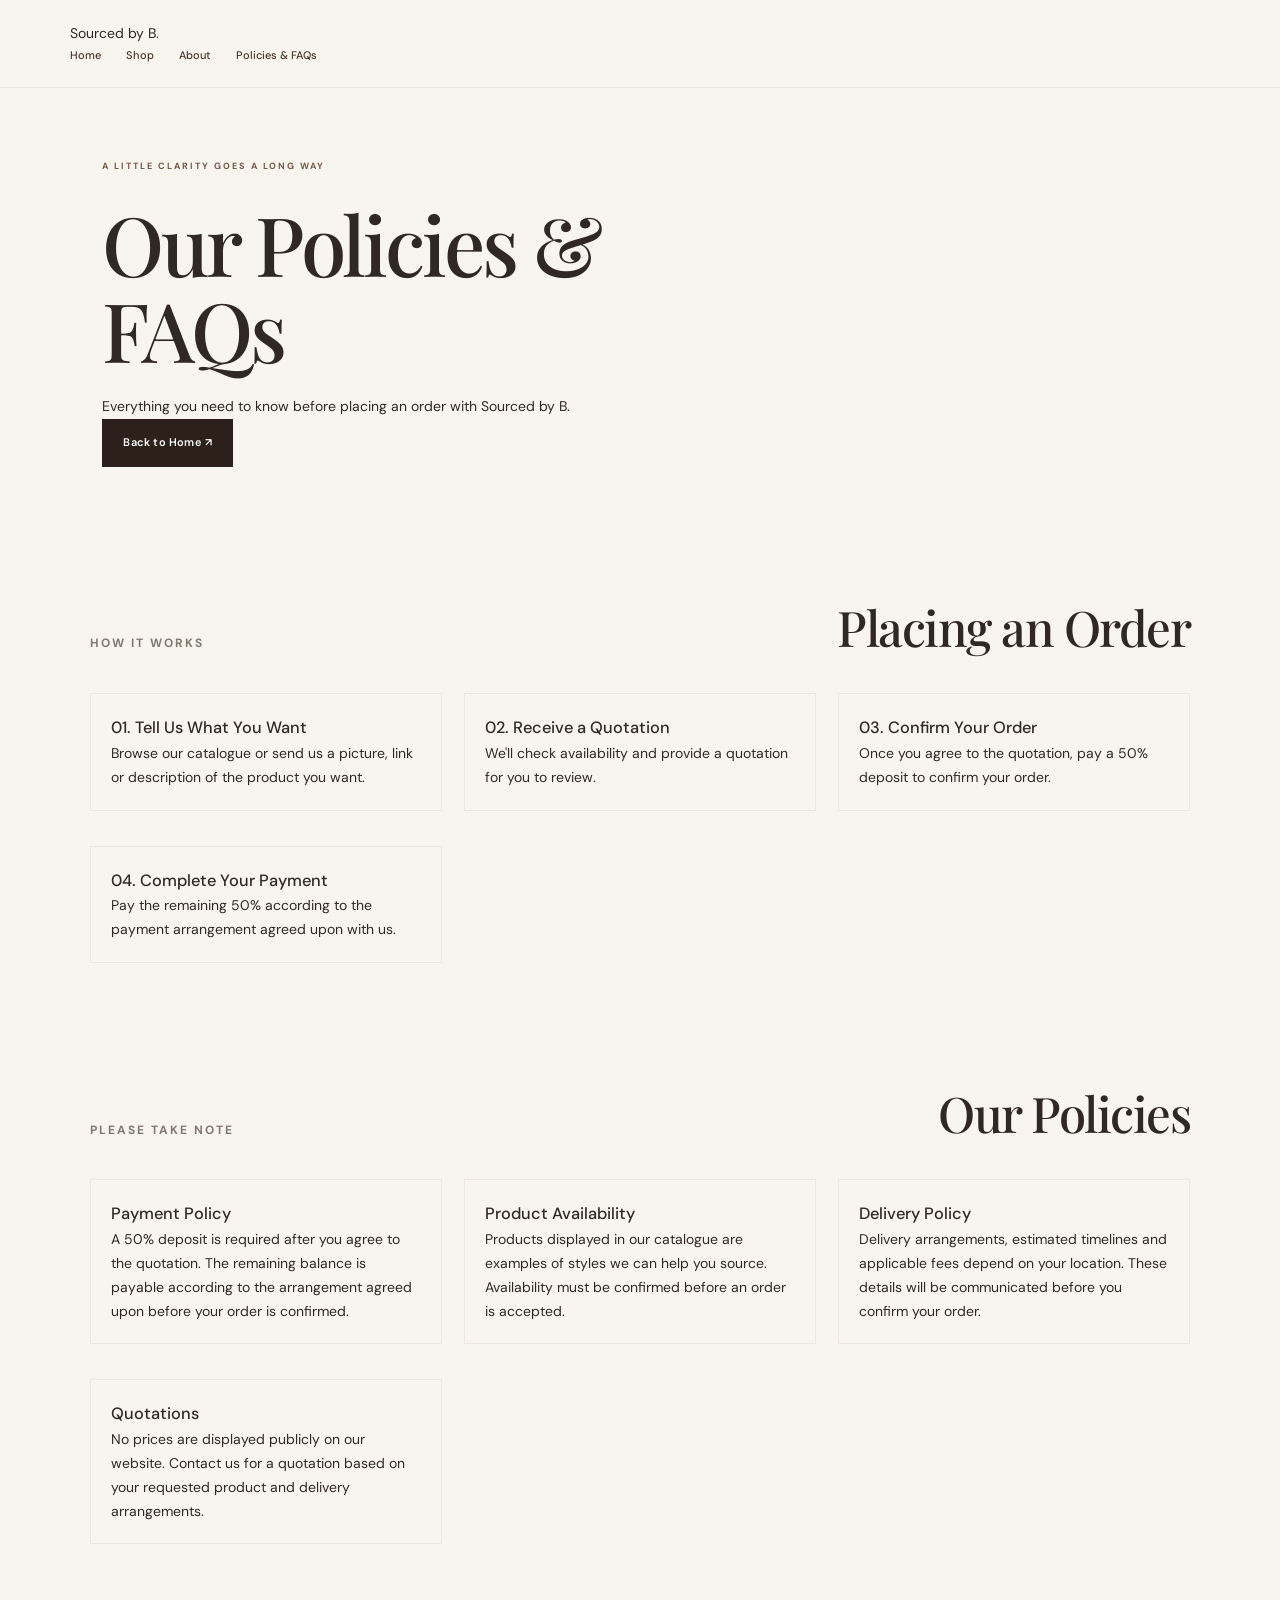
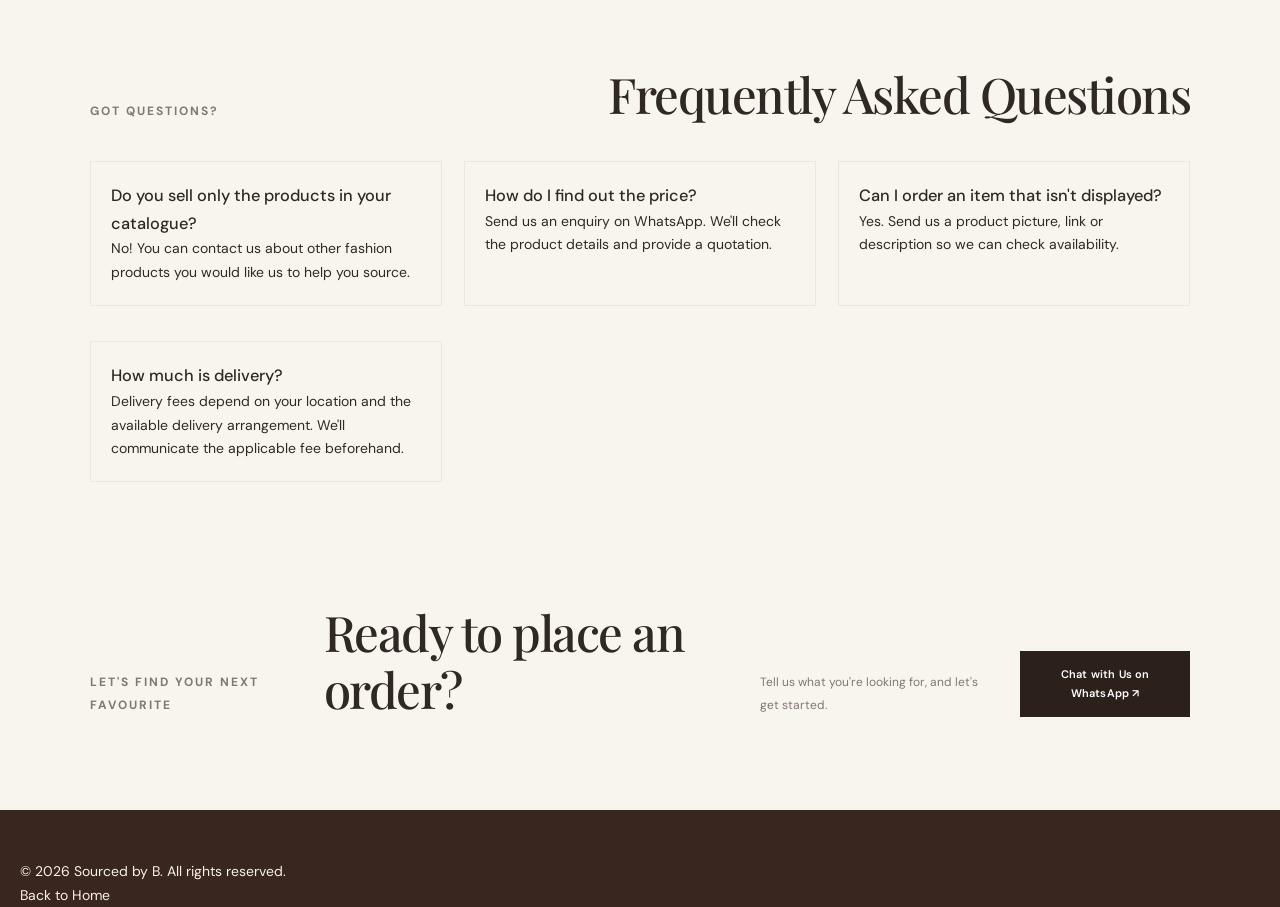
<file: policies.html>
<!DOCTYPE html>
<html lang="en">
<head>
    <meta charset="UTF-8">
    <meta name="viewport" content="width=device-width, initial-scale=1.0">

    <title>Policies & FAQs | Sourced by B</title>

    <link rel="stylesheet" href="style.css">

    <link href="https://fonts.googleapis.com/css2?family=DM+Sans:wght@400;500;600;700&family=Playfair+Display:wght@400;500;600;700&display=swap" rel="stylesheet">
</head>

<body>

    <header class="site-header">
        <div class="container header-inner">
            <a href="index.html" class="logo">Sourced <span>by B.</span></a>

            <nav class="main-nav">
                <a href="index.html">Home</a>
                <a href="index.html#shop">Shop</a>
                <a href="index.html#about">About</a>
                <a href="#policies">Policies & FAQs</a>
            </nav>
        </div>
    </header>

    <main id="policies">

        <section class="hero">
            <div class="container">
                <p class="eyebrow">A LITTLE CLARITY GOES A LONG WAY</p>

                <h1>Our Policies & <span>FAQs</span></h1>

                <p>
                    Everything you need to know before placing an order
                    with Sourced by B.
                </p>

                <a href="index.html" class="button button-dark">
                    Back to Home ↗
                </a>
            </div>
        </section>

        <section class="section">
            <div class="container">

                <div class="section-heading">
                    <p class="eyebrow">HOW IT WORKS</p>
                    <h2>Placing an Order</h2>
                </div>

                <div class="product-grid">

                    <article class="product-card">
                        <div class="product-details">
                            <h3>01. Tell Us What You Want</h3>
                            <p>
                                Browse our catalogue or send us a picture,
                                link or description of the product you want.
                            </p>
                        </div>
                    </article>

                    <article class="product-card">
                        <div class="product-details">
                            <h3>02. Receive a Quotation</h3>
                            <p>
                                We'll check availability and provide a
                                quotation for you to review.
                            </p>
                        </div>
                    </article>

                    <article class="product-card">
                        <div class="product-details">
                            <h3>03. Confirm Your Order</h3>
                            <p>
                                Once you agree to the quotation, pay a
                                50% deposit to confirm your order.
                            </p>
                        </div>
                    </article>

                    <article class="product-card">
                        <div class="product-details">
                            <h3>04. Complete Your Payment</h3>
                            <p>
                                Pay the remaining 50% according to the
                                payment arrangement agreed upon with us.
                            </p>
                        </div>
                    </article>

                </div>

            </div>
        </section>

        <section class="section">
            <div class="container">

                <div class="section-heading">
                    <p class="eyebrow">PLEASE TAKE NOTE</p>
                    <h2>Our Policies</h2>
                </div>

                <div class="product-grid">

                    <article class="product-card">
                        <div class="product-details">
                            <h3>Payment Policy</h3>
                            <p>
                                A 50% deposit is required after you agree
                                to the quotation. The remaining balance
                                is payable according to the arrangement
                                agreed upon before your order is confirmed.
                            </p>
                        </div>
                    </article>

                    <article class="product-card">
                        <div class="product-details">
                            <h3>Product Availability</h3>
                            <p>
                                Products displayed in our catalogue are
                                examples of styles we can help you source.
                                Availability must be confirmed before
                                an order is accepted.
                            </p>
                        </div>
                    </article>

                    <article class="product-card">
                        <div class="product-details">
                            <h3>Delivery Policy</h3>
                            <p>
                                Delivery arrangements, estimated timelines
                                and applicable fees depend on your location.
                                These details will be communicated before
                                you confirm your order.
                            </p>
                        </div>
                    </article>

                    <article class="product-card">
                        <div class="product-details">
                            <h3>Quotations</h3>
                            <p>
                                No prices are displayed publicly on our
                                website. Contact us for a quotation based
                                on your requested product and delivery
                                arrangements.
                            </p>
                        </div>
                    </article>

                </div>

            </div>
        </section>

        <section class="section">
            <div class="container">

                <div class="section-heading">
                    <p class="eyebrow">GOT QUESTIONS?</p>
                    <h2>Frequently Asked Questions</h2>
                </div>

                <div class="product-grid">

                    <article class="product-card">
                        <div class="product-details">
                            <h3>Do you sell only the products in your catalogue?</h3>
                            <p>
                                No! You can contact us about other fashion
                                products you would like us to help you source.
                            </p>
                        </div>
                    </article>

                    <article class="product-card">
                        <div class="product-details">
                            <h3>How do I find out the price?</h3>
                            <p>
                                Send us an enquiry on WhatsApp. We'll check
                                the product details and provide a quotation.
                            </p>
                        </div>
                    </article>

                    <article class="product-card">
                        <div class="product-details">
                            <h3>Can I order an item that isn't displayed?</h3>
                            <p>
                                Yes. Send us a product picture, link or
                                description so we can check availability.
                            </p>
                        </div>
                    </article>

                    <article class="product-card">
                        <div class="product-details">
                            <h3>How much is delivery?</h3>
                            <p>
                                Delivery fees depend on your location and
                                the available delivery arrangement. We'll
                                communicate the applicable fee beforehand.
                            </p>
                        </div>
                    </article>

                </div>

            </div>
        </section>

        <section class="section">
            <div class="container">
                <div class="section-heading">
                    <p class="eyebrow">LET'S FIND YOUR NEXT FAVOURITE</p>

                    <h2>Ready to place an order?</h2>

                    <p>
                        Tell us what you're looking for, and let's get started.
                    </p>

                    <a
                        href="https://wa.me/2349021618472?text=Hello%20Sourced%20by%20B!%20I'd%20like%20to%20make%20an%20enquiry."
                        class="button button-dark"
                        target="_blank"
                        rel="noopener noreferrer"
                    >
                        Chat with Us on WhatsApp ↗
                    </a>
                </div>
            </div>
        </section>

    </main>

    <footer class="site-footer">
        <div class="container">
            <p>© <span id="currentYear"></span> Sourced by B. All rights reserved.</p>
            <a href="index.html">Back to Home</a>
        </div>
    </footer>

    <script>
        document.getElementById("currentYear").textContent =
            new Date().getFullYear();
    </script>

</body>
</html>
</file>
<file: style.css>
/* =========================================
   SOURCED BY B — LUXURY MINIMALIST DESIGN
   ========================================= */

:root {
    --cream: #f8f5ef;
    --cream-dark: #eee8dd;
    --white: #ffffff;
    --brown: #49352b;
    --brown-dark: #2c201b;
    --brown-light: #72594a;
    --gold: #b69a68;
    --text: #302923;
    --muted: #81786f;
    --border: #e4ddd2;
    --heading-font: "Playfair Display", Georgia, serif;
    --body-font: "DM Sans", Arial, sans-serif;
    --container: 1180px;
}

* {
    box-sizing: border-box;
    margin: 0;
    padding: 0;
}

html {
    scroll-behavior: smooth;
    scroll-padding-top: 100px;
}

body {
    background: var(--cream);
    color: var(--text);
    font-family: var(--body-font);
    font-size: 14px;
    line-height: 1.7;
    -webkit-font-smoothing: antialiased;
}

body,
button,
input,
textarea,
select {
    font-family: var(--body-font);
}

button,
input,
textarea,
select {
    font-size: inherit;
}

button,
a {
    -webkit-tap-highlight-color: transparent;
}

button {
    cursor: pointer;
}

a {
    color: inherit;
    text-decoration: none;
}

img {
    display: block;
    width: 100%;
}

button:focus-visible,
a:focus-visible,
input:focus-visible,
textarea:focus-visible,
select:focus-visible {
    outline: 2px solid var(--gold);
    outline-offset: 4px;
}

::selection {
    background: var(--brown);
    color: var(--white);
}

/* Announcement bar */

.announcement-bar {
    background: var(--brown-dark);
    color: #f8f2e8;
    padding: 9px 15px;
    text-align: center;
    font-size: 9px;
    font-weight: 600;
    letter-spacing: 2px;
}

/* Header */

.site-header {
    width: 100%;
    min-height: 88px;
    padding: 18px 5.5%;
    display: flex;
    align-items: center;
    justify-content: space-between;
    gap: 30px;
    background: rgba(248, 245, 239, 0.97);
    border-bottom: 1px solid rgba(73, 53, 43, 0.08);
    position: sticky;
    top: 0;
    z-index: 1000;
    backdrop-filter: blur(12px);
}

.brand {
    display: flex;
    flex-direction: column;
    line-height: 1.2;
    flex-shrink: 0;
}

.brand-name {
    font-family: var(--heading-font);
    font-size: 28px;
    font-weight: 600;
    letter-spacing: -1.3px;
}

.brand-dot {
    color: var(--gold);
}

.brand-caption {
    margin-top: 5px;
    font-size: 8px;
    font-weight: 600;
    letter-spacing: 2px;
    color: var(--muted);
}

.main-nav {
    display: flex;
    align-items: center;
    gap: 25px;
}

.main-nav a {
    font-size: 11px;
    font-weight: 500;
    color: var(--brown);
    transition: color 0.2s ease;
}

.main-nav a:hover {
    color: var(--gold);
}

.main-nav .nav-contact {
    border: 1px solid var(--brown);
    padding: 10px 15px;
    transition: background 0.2s ease, color 0.2s ease;
}

.main-nav .nav-contact:hover {
    background: var(--brown);
    color: var(--white);
}

.menu-toggle {
    display: none;
    border: 0;
    background: transparent;
    color: var(--brown);
    font-size: 26px;
    padding: 5px;
}

/* Shared components */

.section {
    padding: 100px 7%;
}

.eyebrow {
    display: inline-block;
    font-size: 9px;
    font-weight: 700;
    letter-spacing: 2px;
    color: var(--brown-light);
    line-height: 1.8;
}

.eyebrow-light {
    color: #d7c2a0;
}

h1,
h2,
h3 {
    font-weight: 500;
}

h1,
h2 {
    font-family: var(--heading-font);
    letter-spacing: -1.5px;
    line-height: 1.15;
}

h2 {
    font-size: clamp(32px, 4vw, 49px);
}

h1 em,
h2 em {
    color: var(--brown-light);
    font-weight: 400;
}

.button {
    display: inline-flex;
    align-items: center;
    justify-content: center;
    gap: 18px;
    min-height: 48px;
    padding: 13px 20px;
    border: 1px solid transparent;
    font-size: 11px;
    font-weight: 600;
    letter-spacing: 0.2px;
    text-align: center;
    transition: transform 0.2s ease, background 0.2s ease;
}

.button:hover {
    transform: translateY(-2px);
}

.button-dark {
    background: var(--brown-dark);
    color: var(--white);
}

.button-dark:hover {
    background: var(--brown);
}

.button-outline {
    border-color: var(--brown);
    color: var(--brown);
    background: transparent;
}

.button-outline:hover {
    background: var(--brown);
    color: var(--white);
}

.button-light {
    background: var(--cream);
    color: var(--brown-dark);
}

.button-light:hover {
    background: var(--white);
}

.text-link {
    display: inline-block;
    font-size: 11px;
    font-weight: 600;
    color: var(--brown);
    border-bottom: 1px solid var(--gold);
    padding-bottom: 5px;
    transition: color 0.2s ease;
}

.text-link:hover {
    color: var(--gold);
}

.section-heading {
    display: flex;
    justify-content: space-between;
    align-items: end;
    gap: 30px;
    margin-bottom: 38px;
}

.section-heading h2 {
    margin-top: 12px;
}

.section-heading > p {
    max-width: 310px;
    color: var(--muted);
    font-size: 12px;
    line-height: 1.9;
}

/* Hero */

.hero {
    display: grid;
    grid-template-columns: 1fr 0.92fr;
    align-items: center;
    gap: 65px;
    padding: 75px 8% 85px;
    max-width: 1500px;
    margin: 0 auto;
    overflow: hidden;
}

.hero-content {
    padding: 15px 0;
}

.hero h1 {
    font-size: clamp(54px, 6.5vw, 82px);
    line-height: 1.05;
    margin: 23px 0;
    letter-spacing: -3px;
}

.hero h1 em {
    color: var(--brown-light);
}

.hero-content > p {
    max-width: 430px;
    color: var(--muted);
    font-size: 13px;
    line-height: 2;
}

.hero-actions {
    display: flex;
    align-items: center;
    gap: 23px;
    flex-wrap: wrap;
    margin-top: 30px;
}

.hero-note {
    margin-top: 42px;
    display: flex;
    align-items: center;
    gap: 10px;
    color: var(--muted);
    font-size: 10px;
}

.note-star {
    color: var(--gold);
    font-size: 20px;
}

.hero-visual {
    position: relative;
    padding: 0 15px 25px 0;
}

.hero-image-wrap {
    height: 490px;
    position: relative;
    overflow: hidden;
    background: var(--cream-dark);
}

.hero-image {
    height: 100%;
    object-fit: cover;
    object-position: center;
}

.image-label {
    position: absolute;
    left: 0;
    bottom: 0;
    width: 100%;
    padding: 24px;
    background: linear-gradient(transparent, rgba(25, 18, 14, 0.75));
    color: var(--white);
    display: flex;
    flex-direction: column;
    gap: 5px;
}

.image-label-small {
    font-size: 8px;
    letter-spacing: 2px;
}

.image-label-large {
    font-family: var(--heading-font);
    font-size: 25px;
}

.floating-badge {
    position: absolute;
    right: -15px;
    top: 50px;
    width: 108px;
    height: 108px;
    border-radius: 50%;
    background: var(--cream);
    border: 1px solid var(--border);
    display: flex;
    flex-direction: column;
    align-items: center;
    justify-content: center;
    gap: 4px;
    text-align: center;
    font-family: var(--heading-font);
    font-size: 12px;
    line-height: 1.35;
    box-shadow: 0 5px 30px rgba(0, 0, 0, 0.05);
}

.floating-badge > span:first-child {
    font-size: 21px;
    color: var(--gold);
}

.hero-decoration {
    position: absolute;
    bottom: -35px;
    left: -28px;
    font-family: var(--heading-font);
    font-size: 110px;
    color: var(--gold);
    opacity: 0.22;
    line-height: 1;
}

/* Trust strip */

.trust-strip {
    background: #eee7dc;
    padding: 25px 7%;
    display: flex;
    align-items: center;
    justify-content: center;
    gap: clamp(25px, 7vw, 100px);
    flex-wrap: wrap;
}

.trust-strip > div {
    display: flex;
    align-items: center;
    gap: 10px;
    color: var(--brown);
    font-size: 9px;
    font-weight: 600;
    letter-spacing: 1px;
}

.trust-icon {
    font-size: 17px;
    color: var(--gold);
}

/* Categories */

.categories-section {
    padding-top: 105px;
    padding-bottom: 105px;
}

.category-grid {
    display: grid;
    grid-template-columns: repeat(4, minmax(0, 1fr));
    gap: 17px;
}

.category-card {
    position: relative;
    display: block;
    width: 100%;
    height: 330px;
    overflow: hidden;
    text-align: left;
    border: none;
    background: var(--cream-dark);
    color: var(--white);
}

.category-card > img {
    height: 100%;
    object-fit: cover;
    transition: transform 0.6s ease;
}

.category-card:hover > img {
    transform: scale(1.06);
}

.category-overlay {
    position: absolute;
    inset: 0;
    background: linear-gradient(
        to top,
        rgba(24, 17, 13, 0.85),
        rgba(24, 17, 13, 0.05) 70%
    );
}

.category-info {
    position: absolute;
    bottom: 22px;
    left: 20px;
    right: 15px;
    display: flex;
    flex-direction: column;
    gap: 5px;
}

.category-number {
    font-size: 8px;
    letter-spacing: 1.5px;
    color: #e0cfb4;
}

.category-title {
    font-family: var(--heading-font);
    font-size: 27px;
}

.category-link {
    font-size: 10px;
    margin-top: 3px;
}

/* Shop / Catalogue */

.shop-section {
    background: #f0ebe3;
}

.shop-heading {
    align-items: end;
}

.catalogue-tools {
    display: flex;
    flex-direction: column;
    gap: 23px;
    margin-bottom: 32px;
}

.search-box {
    display: flex;
    align-items: center;
    gap: 12px;
    width: 100%;
    max-width: 430px;
    min-height: 48px;
    padding: 0 16px;
    background: var(--white);
    border: 1px solid var(--border);
}

.search-box > span {
    font-size: 26px;
    color: var(--brown-light);
}

.search-box input {
    width: 100%;
    border: none;
    outline: none;
    background: transparent;
    color: var(--text);
    font-size: 12px;
}

.search-box input:focus-visible {
    outline: none;
}

.search-box:focus-within {
    outline: 2px solid var(--gold);
    outline-offset: 2px;
}

.filter-buttons {
    display: flex;
    flex-wrap: wrap;
    gap: 9px;
}

.filter-button {
    padding: 10px 16px;
    border: 1px solid #d9d0c3;
    background: transparent;
    color: var(--brown);
    font-size: 10px;
    transition: background 0.2s ease, color 0.2s ease;
}

.filter-button:hover,
.filter-button.active {
    background: var(--brown-dark);
    border-color: var(--brown-dark);
    color: var(--white);
}

.product-grid {
    display: grid;
    grid-template-columns: repeat(3, minmax(0, 1fr));
    gap: 35px 22px;
}

.product-card {
    min-width: 0;
    background: var(--cream);
    border: 1px solid rgba(73, 53, 43, 0.07);
    transition: transform 0.25s ease, box-shadow 0.25s ease;
}

.product-card:hover {
    transform: translateY(-4px);
    box-shadow: 0 12px 35px rgba(48, 41, 35, 0.07);
}

.product-image-wrap {
    position: relative;
    height: 300px;
    overflow: hidden;
    background: var(--cream-dark);
}

.product-image {
    height: 100%;
    object-fit: cover;
    transition: transform 0.5s ease;
}

.product-card:hover .product-image {
    transform: scale(1.04);
}

.product-badge {
    position: absolute;
    top: 14px;
    left: 14px;
    padding: 7px 10px;
    background: rgba(248, 245, 239, 0.95);
    color: var(--brown);
    font-size: 8px;
    font-weight: 700;
    letter-spacing: 1px;
}

.product-details {
    padding: 20px;
}

.product-category {
    font-size: 9px;
    font-weight: 600;
    color: var(--gold);
    letter-spacing: 1.5px;
    text-transform: uppercase;
}

.product-name {
    margin: 7px 0;
    font-family: var(--heading-font);
    font-size: 21px;
    line-height: 1.4;
    font-weight: 500;
}

.product-description {
    min-height: 44px;
    color: var(--muted);
    font-size: 11px;
    line-height: 1.8;
}

.product-enquire {
    display: flex;
    align-items: center;
    justify-content: space-between;
    width: 100%;
    margin-top: 18px;
    padding: 13px 0 0;
    border: 0;
    border-top: 1px solid var(--border);
    background: transparent;
    color: var(--brown);
    text-align: left;
    font-size: 10px;
    font-weight: 700;
}

.product-enquire span {
    font-size: 17px;
    transition: transform 0.2s ease;
}

.product-enquire:hover span {
    transform: translateX(4px);
}

.empty-state,
.loading-message {
    grid-column: 1 / -1;
    text-align: center;
    padding: 45px 20px;
    color: var(--muted);
    font-size: 13px;
}

.empty-state h3 {
    margin-bottom: 8px;
    font-family: var(--heading-font);
    font-size: 25px;
    color: var(--brown);
}

.empty-state p {
    margin-bottom: 20px;
}

.catalogue-bottom {
    display: flex;
    align-items: center;
    justify-content: space-between;
    gap: 25px;
    flex-wrap: wrap;
    margin-top: 45px;
    padding-top: 28px;
    border-top: 1px solid var(--border);
}

.catalogue-bottom p {
    color: var(--muted);
    font-size: 12px;
}

/* Custom request banner */

.request-section {
    background: var(--brown-dark);
    color: var(--white);
    padding: 90px 7%;
    overflow: hidden;
}

.request-inner {
    max-width: 1180px;
    margin: 0 auto;
    display: grid;
    grid-template-columns: 1fr 0.8fr;
    gap: 65px;
    align-items: center;
    position: relative;
}

.request-content {
    position: relative;
    z-index: 1;
}

.request-content h2 {
    margin: 17px 0;
    font-size: clamp(38px, 5vw, 57px);
}

.request-content h2 em {
    color: #d1b68b;
}

.request-content > p {
    max-width: 440px;
    color: #d1c7be;
    font-size: 12px;
    line-height: 2;
}

.request-benefits {
    list-style: none;
    display: grid;
    gap: 12px;
    margin: 25px 0 30px;
}

.request-benefits li {
    display: flex;
    align-items: center;
    gap: 12px;
    color: #eee4d9;
    font-size: 11px;
}

.request-benefits li span {
    color: #d1b68b;
}

.request-image-wrap {
    height: 420px;
    position: relative;
    background: var(--brown);
}

.request-image-wrap img {
    height: 100%;
    object-fit: cover;
}

.request-image-caption {
    position: absolute;
    left: 0;
    right: 0;
    bottom: 0;
    padding: 20px;
    background: linear-gradient(transparent, rgba(20, 14, 11, 0.7));
    font-size: 8px;
    letter-spacing: 1.5px;
}

.request-decoration {
    position: absolute;
    right: -20px;
    bottom: -105px;
    font-family: var(--heading-font);
    font-size: 240px;
    line-height: 1;
    color: white;
    opacity: 0.035;
    pointer-events: none;
}

/* How it works */

.process-section {
    background: var(--cream);
}

.center-heading {
    text-align: center;
    max-width: 600px;
    margin: 0 auto 48px;
}

.center-heading h2 {
    margin: 12px 0;
}

.center-heading > p {
    color: var(--muted);
    font-size: 12px;
    line-height: 2;
}

.process-grid {
    display: grid;
    grid-template-columns: repeat(4, minmax(0, 1fr));
    gap: 17px;
}

.process-card {
    position: relative;
    min-height: 250px;
    padding: 28px 22px;
    background: #f1ebe2;
    border: 1px solid #e8dfd3;
}

.process-number {
    position: absolute;
    top: 18px;
    right: 18px;
    color: #b8a48a;
    font-size: 10px;
    letter-spacing: 1px;
}

.process-icon {
    display: flex;
    align-items: center;
    justify-content: center;
    width: 46px;
    height: 46px;
    margin-bottom: 24px;
    border: 1px solid #d7c8b4;
    border-radius: 50%;
    color: var(--brown);
    font-size: 21px;
}

.process-card h3 {
    margin-bottom: 10px;
    font-family: var(--heading-font);
    font-size: 19px;
    line-height: 1.4;
}

.process-card p {
    color: var(--muted);
    font-size: 11px;
    line-height: 1.9;
}

.deposit-note {
    max-width: 800px;
    margin: 30px auto 0;
    padding: 20px 22px;
    border-left: 3px solid var(--gold);
    background: #f3eee6;
    color: var(--muted);
    font-size: 11px;
    line-height: 2;
}

.deposit-note strong {
    color: var(--brown);
}

/* About */

.about-section {
    display: grid;
    grid-template-columns: 1fr 0.85fr;
    align-items: center;
    gap: 9%;
    padding: 90px 10%;
    background: #eee7dc;
}

.about-image {
    position: relative;
    height: 470px;
    background: var(--cream-dark);
}

.about-image img {
    height: 100%;
    object-fit: cover;
}

.about-image-mark {
    position: absolute;
    bottom: -20px;
    right: -20px;
    display: flex;
    align-items: center;
    justify-content: center;
    width: 85px;
    height: 85px;
    background: var(--brown-dark);
    color: #e0c69b;
    font-family: var(--heading-font);
    font-size: 30px;
}

.about-content h2 {
    margin: 15px 0 22px;
    font-size: clamp(38px, 5vw, 55px);
}

.about-content > p {
    color: var(--muted);
    font-size: 12px;
    line-height: 2;
    margin-bottom: 15px;
}

.about-content .about-signature {
    margin: 23px 0;
    color: var(--brown);
    font-family: var(--heading-font);
    font-size: 16px;
}

.about-signature strong {
    font-size: 23px;
}

/* Custom request form */

.custom-form-section {
    background: #faf8f3;
}

.form-container {
    max-width: 730px;
    margin: 0 auto;
}

.form-container .center-heading {
    margin-bottom: 35px;
}

#customRequestForm {
    padding: 35px;
    background: var(--white);
    border: 1px solid var(--border);
    box-shadow: 0 15px 50px rgba(48, 41, 35, 0.04);
}

.form-row {
    display: grid;
    grid-template-columns: 1fr 1fr;
    gap: 20px;
}

.form-field {
    display: flex;
    flex-direction: column;
    gap: 8px;
    margin-bottom: 22px;
}

.form-field label {
    color: var(--brown);
    font-size: 11px;
    font-weight: 700;
}

.form-field input,
.form-field textarea,
.form-field select {
    width: 100%;
    min-height: 47px;
    padding: 13px 14px;
    border: 1px solid #ded6cb;
    border-radius: 0;
    background: #fdfcf9;
    color: var(--text);
    font-size: 12px;
}

.form-field textarea {
    resize: vertical;
    min-height: 120px;
}

.form-field input::placeholder,
.form-field textarea::placeholder {
    color: #a49a8e;
}

.form-field small {
    color: var(--muted);
    font-size: 10px;
    line-height: 1.8;
}

.form-submit {
    width: 100%;
    border: none;
}

.form-privacy {
    margin-top: 15px;
    text-align: center;
    color: var(--muted);
    font-size: 10px;
    line-height: 1.8;
}

/* Contact */

.contact-section {
    padding: 85px 7%;
    background: var(--brown);
    color: var(--white);
    text-align: center;
}

.contact-inner {
    max-width: 720px;
    margin: 0 auto;
}

.contact-inner h2 {
    margin: 17px 0;
    font-size: clamp(35px, 5vw, 54px);
}

.contact-inner h2 em {
    color: #d7c2a0;
}

.contact-inner > p {
    max-width: 490px;
    margin: 0 auto 27px;
    color: #e2d7cd;
    font-size: 12px;
    line-height: 2;
}

.contact-small {
    display: block;
    margin-top: 25px;
    color: #d7c2a0;
    font-size: 8px;
    letter-spacing: 2px;
}

/* Footer */

.site-footer {
    padding: 45px 7% 20px;
    background: var(--brown-dark);
    color: var(--white);
}

.footer-main {
    display: flex;
    align-items: center;
    justify-content: space-between;
    gap: 25px;
    flex-wrap: wrap;
    padding-bottom: 35px;
}

.footer-brand .brand-name {
    color: var(--cream);
}

.footer-brand .brand-caption {
    color: #b7a99a;
}

.footer-main > p {
    color: #c6b9ae;
    font-size: 11px;
    line-height: 1.9;
}

.footer-whatsapp {
    font-size: 11px;
    font-weight: 600;
    color: #e0c69b;
    border-bottom: 1px solid #826a4c;
    padding-bottom: 5px;
}

.footer-bottom {
    display: flex;
    align-items: center;
    justify-content: space-between;
    gap: 15px;
    flex-wrap: wrap;
    padding-top: 20px;
    border-top: 1px solid rgba(255, 255, 255, 0.12);
    color: #aa9b8f;
    font-size: 9px;
}

.footer-bottom a {
    color: #e0c69b;
}

/* Floating WhatsApp */

.floating-whatsapp {
    position: fixed;
    right: 20px;
    bottom: 20px;
    z-index: 900;
    display: flex;
    align-items: center;
    justify-content: center;
    width: 53px;
    height: 53px;
    border-radius: 50%;
    background: #365e45;
    color: var(--white);
    box-shadow: 0 5px 20px rgba(0, 0, 0, 0.18);
    transition: transform 0.2s ease;
}

.floating-whatsapp span {
    font-size: 25px;
}

.floating-whatsapp:hover {
    transform: translateY(-4px);
}

/* Tablet */

@media (max-width: 1050px) {
    .site-header {
        padding-left: 4%;
        padding-right: 4%;
        gap: 15px;
    }

    .main-nav {
        gap: 15px;
    }

    .main-nav a {
        font-size: 10px;
    }

    .hero {
        gap: 35px;
        padding-left: 6%;
        padding-right: 6%;
    }

    .hero-image-wrap {
        height: 430px;
    }

    .category-card {
        height: 280px;
    }

    .product-image-wrap {
        height: 260px;
    }

    .process-card {
        padding: 24px 17px;
    }

    .about-section {
        padding-left: 7%;
        padding-right: 7%;
        gap: 7%;
    }
}

/* Mobile Navigation and Layout */

@media (max-width: 760px) {
    html {
        scroll-padding-top: 80px;
    }

    .announcement-bar {
        font-size: 8px;
        letter-spacing: 1.5px;
    }

    .site-header {
        min-height: 73px;
        padding: 13px 5%;
    }

    .brand-name {
        font-size: 25px;
    }

    .brand-caption {
        font-size: 7px;
        letter-spacing: 1.5px;
    }

    .menu-toggle {
        display: block;
    }

    .main-nav {
        position: absolute;
        top: 100%;
        left: 0;
        right: 0;
        display: none;
        flex-direction: column;
        align-items: stretch;
        gap: 0;
        padding: 10px 5% 20px;
        background: var(--cream);
        border-bottom: 1px solid var(--border);
        box-shadow: 0 10px 20px rgba(0, 0, 0, 0.04);
    }

    .main-nav.open {
        display: flex;
    }

    .main-nav a {
        padding: 13px 5px;
        font-size: 12px;
        border-bottom: 1px solid var(--border);
    }

    .main-nav .nav-contact {
        margin-top: 12px;
        text-align: center;
        border: 1px solid var(--brown);
    }

    .hero {
        grid-template-columns: 1fr;
        gap: 42px;
        padding: 60px 6% 70px;
    }

    .hero h1 {
        font-size: clamp(54px, 15vw, 75px);
        letter-spacing: -2px;
        margin: 19px 0;
    }

    .hero-content > p {
        font-size: 12px;
    }

    .hero-actions {
        gap: 18px;
    }

    .hero-note {
        margin-top: 30px;
        font-size: 9px;
    }

    .hero-visual {
        margin: 0 10px 0 4px;
    }

    .hero-image-wrap {
        height: min(115vw, 470px);
    }

    .floating-badge {
        width: 90px;
        height: 90px;
        right: -14px;
        top: 25px;
        font-size: 10px;
    }

    .floating-badge > span:first-child {
        font-size: 18px;
    }

    .hero-decoration {
        font-size: 85px;
        left: -15px;
    }

    .trust-strip {
        padding: 24px 5%;
        gap: 17px 25px;
    }

    .trust-strip > div {
        font-size: 8px;
        gap: 7px;
    }

    .trust-icon {
        font-size: 15px;
    }

    .section {
        padding: 70px 6%;
    }

    .section-heading {
        flex-direction: column;
        align-items: flex-start;
        gap: 12px;
        margin-bottom: 28px;
    }

    .section-heading > p {
        max-width: 420px;
    }

    h2 {
        font-size: clamp(33px, 9vw, 43px);
    }

    .category-grid {
        grid-template-columns: repeat(2, minmax(0, 1fr));
        gap: 12px;
    }

    .category-card {
        height: 250px;
    }

    .category-info {
        left: 13px;
        bottom: 16px;
    }

    .category-title {
        font-size: 23px;
    }

    .category-link {
        font-size: 9px;
    }

    .product-grid {
        grid-template-columns: repeat(2, minmax(0, 1fr));
        gap: 17px 12px;
    }

    .product-image-wrap {
        height: 220px;
    }

    .product-details {
        padding: 14px;
    }

    .product-name {
        font-size: 17px;
    }

    .product-description {
        min-height: 60px;
        font-size: 10px;
    }

    .product-badge {
        top: 9px;
        left: 9px;
        padding: 6px 7px;
        font-size: 7px;
    }

    .product-enquire {
        font-size: 9px;
    }

    .catalogue-bottom {
        flex-direction: column;
        align-items: flex-start;
        gap: 17px;
    }

    .request-section {
        padding: 70px 6%;
    }

    .request-inner {
        grid-template-columns: 1fr;
        gap: 35px;
    }

    .request-content h2 {
        font-size: 45px;
    }

    .request-image-wrap {
        height: 350px;
    }

    .request-decoration {
        font-size: 170px;
        bottom: 210px;
    }

    .process-grid {
        grid-template-columns: repeat(2, minmax(0, 1fr));
        gap: 13px;
    }

    .process-card {
        min-height: 235px;
        padding: 24px 16px;
    }

    .process-card h3 {
        font-size: 18px;
    }

    .deposit-note {
        padding: 17px;
        font-size: 10px;
    }

    .about-section {
        grid-template-columns: 1fr;
        gap: 45px;
        padding: 70px 7%;
    }

    .about-image {
        height: 370px;
        margin-right: 15px;
        margin-bottom: 10px;
    }

    .about-content h2 {
        font-size: 46px;
    }

    #customRequestForm {
        padding: 23px 18px;
    }

    .form-row {
        grid-template-columns: 1fr;
        gap: 0;
    }

    .contact-section {
        padding: 70px 6%;
    }

    .site-footer {
        padding: 35px 6% 20px;
    }

    .footer-main {
        align-items: flex-start;
        flex-direction: column;
        gap: 18px;
    }

    .floating-whatsapp {
        width: 48px;
        height: 48px;
        right: 14px;
        bottom: 14px;
    }
}

/* Small Phones */

@media (max-width: 380px) {
    .hero {
        padding-left: 5%;
        padding-right: 5%;
    }

    .hero h1 {
        font-size: 50px;
    }

    .hero-actions {
        align-items: flex-start;
        flex-direction: column;
    }

    .category-card {
        height: 215px;
    }

    .category-title {
        font-size: 20px;
    }

    .product-image-wrap {
        height: 175px;
    }

    .product-details {
        padding: 11px;
    }

    .product-name {
        font-size: 15px;
    }

    .product-description {
        min-height: 68px;
        font-size: 9px;
    }

    .process-grid {
        grid-template-columns: 1fr;
    }

    .process-card {
        min-height: auto;
    }

    .about-image {
        height: 300px;
    }

    .filter-buttons {
        gap: 7px;
    }

    .filter-button {
        padding: 9px 11px;
        font-size: 9px;
    }
}

/* Reduced Motion Accessibility */

@media (prefers-reduced-motion: reduce) {
    *,
    *::before,
    *::after {
        scroll-behavior: auto !important;
        animation-duration: 0.01ms !important;
        animation-iteration-count: 1 !important;
        transition-duration: 0.01ms !important;
    }
}

/* Policies Page Improvements */

#policies > section {
    padding-top: 55px;
    padding-bottom: 55px;
}

#policies .hero {
    padding-top: 65px;
    padding-bottom: 65px;
}

#policies .hero h1 {
    max-width: 850px;
}

#policies .hero-content > p {
    font-size: 15px;
    line-height: 1.9;
}

@media (max-width: 768px) {
    #policies > section {
        padding-top: 40px;
        padding-bottom: 40px;
    }

    #policies .hero {
        display: block;
        padding: 45px 6% 40px;
    }

    #policies .hero h1 {
        font-size: clamp(42px, 10vw, 58px);
        line-height: 1.08;
        letter-spacing: -1.5px;
        margin: 18px 0;
    }

    #policies .hero-content {
        padding: 0;
    }
}

/* =========================
   CONTACT CTA
========================= */

.contact-cta {
  padding: 65px 20px;
  background-color: #f4eee5;
  text-align: center;
}

.contact-cta-content {
  max-width: 700px;
  margin: 0 auto;
}

.cta-label {
  color: #8b6b4a;
  font-size: 12px;
  font-weight: 700;
  letter-spacing: 2px;
  margin-bottom: 12px;
}

.contact-cta h2 {
  color: #4b3025;
  font-size: clamp(26px, 5vw, 38px);
  line-height: 1.3;
  margin: 0 0 16px;
}

.contact-cta-content > p:not(.cta-label) {
  color: #6c574a;
  font-size: 15px;
  line-height: 1.8;
  margin-bottom: 25px;
}

.cta-buttons {
  display: flex;
  justify-content: center;
  align-items: center;
  flex-wrap: wrap;
  gap: 12px;
}

.cta-btn {
  display: inline-block;
  padding: 13px 22px;
  border: 1px solid #6b4533;
  border-radius: 5px;
  font-size: 14px;
  font-weight: 600;
  text-decoration: none;
  transition: background-color 0.2s ease;
}

.cta-btn-primary {
  background-color: #6b4533;
  color: #ffffff;
}

.cta-btn-primary:hover {
  background-color: #4b3025;
}

.cta-btn-secondary {
  background-color: transparent;
  color: #6b4533;
}

.cta-btn-secondary:hover {
  background-color: #e8ddd0;
}


/* =========================
   FOOTER
========================= */

.site-footer {
  background-color: #38261f;
  color: #f8f1e8;
  padding: 50px 20px 0;
}

.footer-container {
  max-width: 1100px;
  margin: 0 auto;
  display: grid;
  grid-template-columns: 1.5fr 1fr 1fr;
  gap: 40px;
  padding-bottom: 40px;
}

.footer-logo {
  display: inline-block;
  color: #f8f1e8;
  font-size: 25px;
  font-weight: 700;
  text-decoration: none;
  margin-bottom: 15px;
}

.footer-brand p,
.footer-contact p {
  color: #ddcfc3;
  font-size: 14px;
  line-height: 1.8;
}

.footer-links h3,
.footer-contact h3 {
  color: #ffffff;
  font-size: 16px;
  margin: 0 0 18px;
}

.footer-links ul {
  list-style: none;
  margin: 0;
  padding: 0;
}

.footer-links li {
  margin-bottom: 12px;
}

.footer-links a,
.footer-whatsapp {
  color: #ddcfc3;
  font-size: 14px;
  line-height: 1.7;
  text-decoration: none;
}

.footer-links a:hover,
.footer-whatsapp:hover {
  color: #ffffff;
  text-decoration: underline;
}

.footer-bottom {
  max-width: 1100px;
  margin: 0 auto;
  padding: 20px 0;
  border-top: 1px solid #624b3e;
  text-align: center;
}

.footer-bottom p {
  color: #ddcfc3;
  font-size: 12px;
  line-height: 1.7;
  margin: 0;
}


/* =========================
   MOBILE RESPONSIVENESS
========================= */

@media (max-width: 700px) {
  .contact-cta {
    padding: 45px 18px;
  }

  .cta-buttons {
    flex-direction: column;
  }

  .cta-btn {
    width: 100%;
    max-width: 280px;
    box-sizing: border-box;
  }

  .footer-container {
    grid-template-columns: 1fr;
    gap: 28px;
    padding-bottom: 30px;
  }

  .footer-logo {
    font-size: 23px;
  }
}

/* Enquire About This Product Button */
.enquire-btn {
  background-color: #6b4533;
  color: #ffffff;
  border: 1px solid #6b4533;
  padding: 12px 20px;
  border-radius: 5px;
  text-decoration: none;
  display: inline-block;
  font-weight: 600;
  transition: background-color 0.3s ease;
}

.enquire-btn:hover {
  background-color: #4b3025;
  border-color: #4b3025;
  color: #ffffff;
}
</file>
